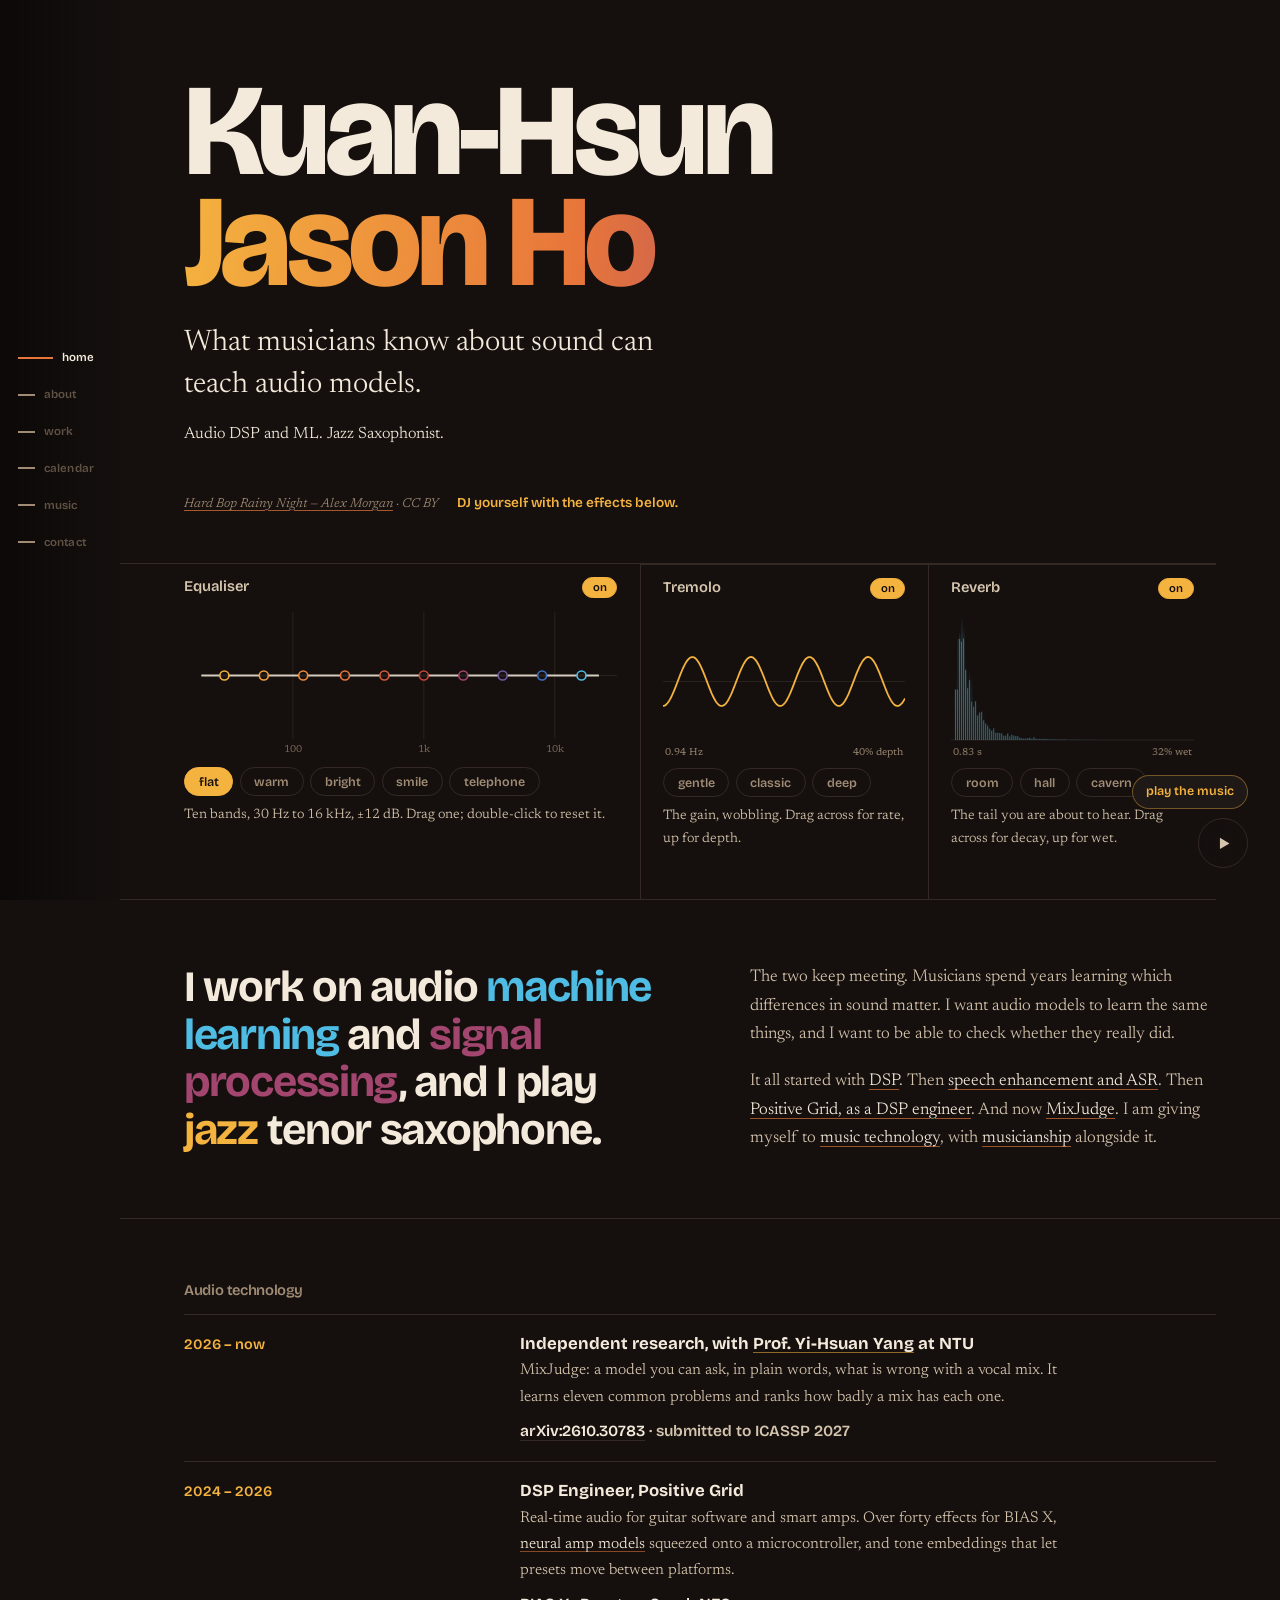
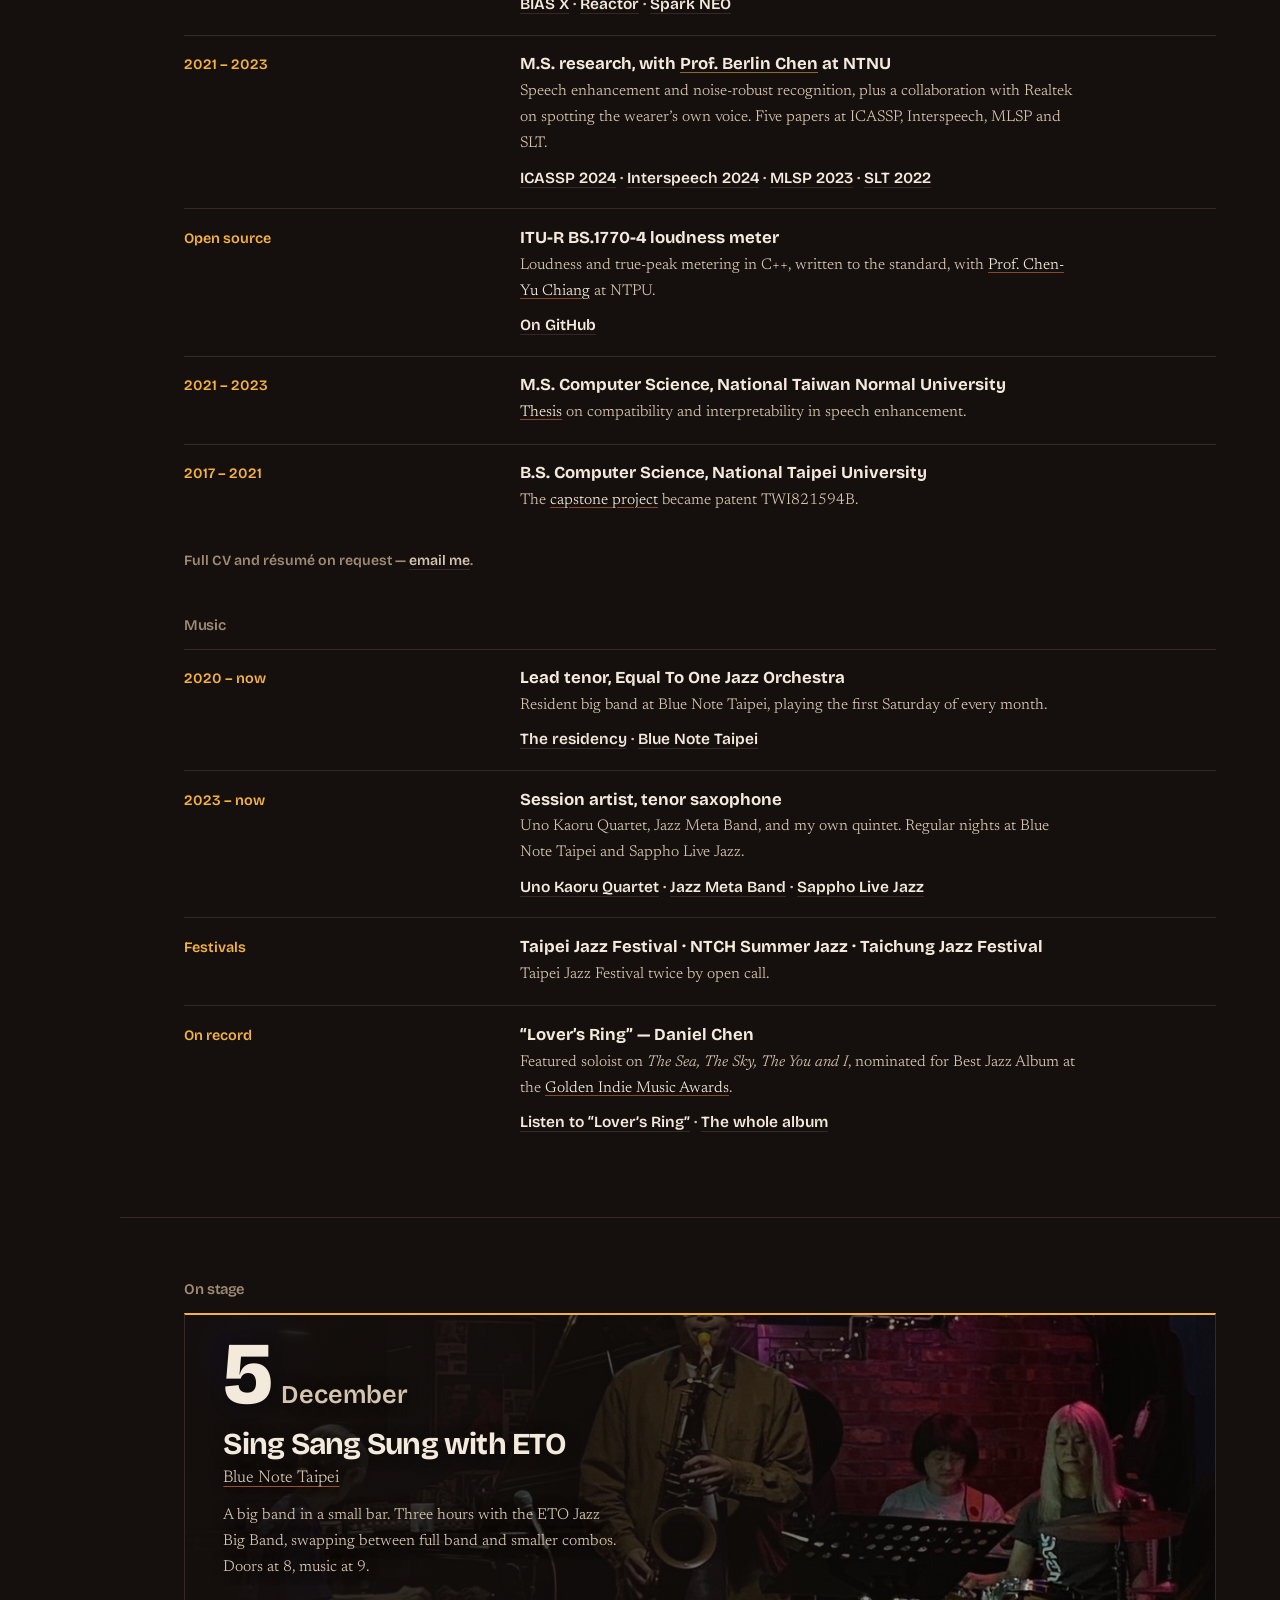
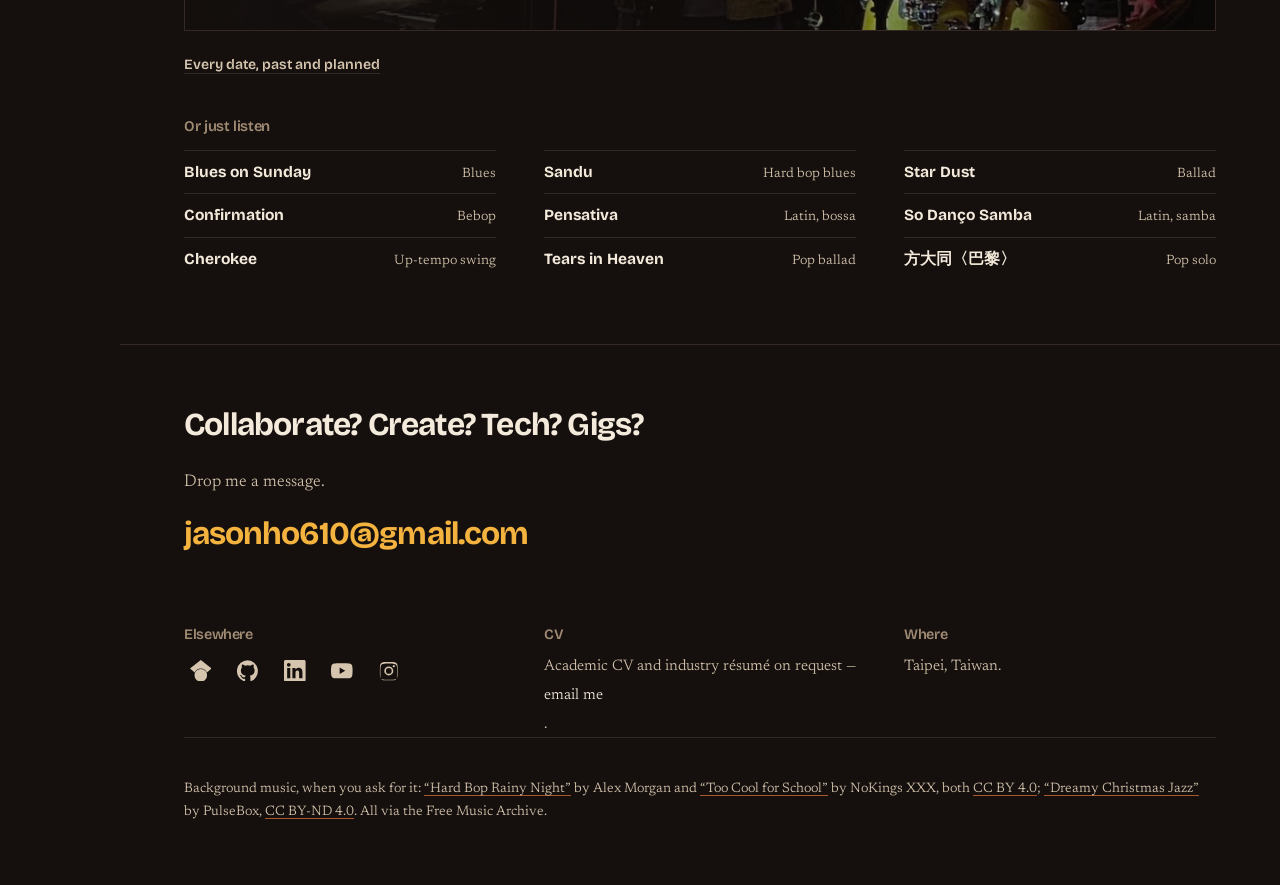
<file: index.html>
<!DOCTYPE html>
<html lang="en">
<head>
<meta charset="utf-8">
<meta name="viewport" content="width=device-width, initial-scale=1">
<title>Kuan-Hsun (Jason) Ho</title>
<meta name="description" content="Kuan-Hsun (Jason) Ho — audio DSP and machine learning in Taipei, and a tenor saxophone most weekends.">
<meta property="og:title" content="Kuan-Hsun (Jason) Ho">
<meta property="og:description" content="Audio DSP and machine learning, with the ear of a working jazz musician.">
<meta property="og:type" content="website">
<meta property="og:url" content="https://jasonho610.github.io/">
<link rel="icon" href="data:image/svg+xml,<svg xmlns='http://www.w3.org/2000/svg' viewBox='0 0 32 32'><text y='26' font-size='26'>🎷</text></svg>">
<link rel="preconnect" href="https://fonts.googleapis.com">
<link rel="preconnect" href="https://fonts.gstatic.com" crossorigin>
<link href="https://fonts.googleapis.com/css2?family=Bricolage+Grotesque:opsz,wght@12..96,600;12..96,700;12..96,800&family=Newsreader:ital,opsz,wght@0,6..72,300;0,6..72,400;0,6..72,600;1,6..72,300;1,6..72,400&display=swap" rel="stylesheet">
<link rel="stylesheet" href="assets/css/site.css?v=80">
</head>
<body>

<nav class="rail" data-nav aria-label="Sections">
  <a href="#home"     style="--tick:var(--band-2)"><span class="rail-label">home</span></a>
  <a href="#about"    style="--tick:var(--band-5)"><span class="rail-label">about</span></a>
  <a href="#work"     style="--tick:var(--band-4)"><span class="rail-label">work</span></a>
  <a href="#calendar" style="--tick:var(--band-6)"><span class="rail-label">calendar</span></a>
  <a href="#music"    style="--tick:var(--band-1)"><span class="rail-label">music</span></a>
  <a href="#contact"  style="--tick:var(--band-3)"><span class="rail-label">contact</span></a>
</nav>

<div class="page">
<nav class="topbar" data-nav aria-label="Sections">
  <a href="#home">home</a>
  <a href="#about">about</a>
  <a href="#work">work</a>
  <a href="#calendar">calendar</a>
  <a href="#music">music</a>
  <a href="#contact">contact</a>
</nav>

<header class="hero" id="home">
  <div class="wrap">
    <h1 class="hero-name">
      <span class="given">Kuan-Hsun</span>
      <span class="family">Jason Ho</span>
    </h1>
    <p class="hero-line">What musicians know about sound can teach audio models.</p>
    <p class="hero-sub">Audio DSP and ML. Jazz Saxophonist.</p>

    <div class="hero-controls">
      <span class="now-playing"></span>
      <span class="dj-hint">DJ yourself with the effects below.</span>
    </div>
  </div>

  <div class="rack">
    <section class="unit unit-eq">
      <header class="unit-head">
        <h2>Equaliser</h2>
        <button type="button" class="bypass" data-bypass="eq" aria-pressed="true">on</button>
      </header>
      <div class="graphic">
        <canvas id="eq" aria-label="Ten-band equaliser. Drag a band to boost or cut it."></canvas>
      </div>
      <div class="presets">
        <button type="button" data-preset="flat" data-unit="eq" data-choice="flat" class="is-on">flat</button>
        <button type="button" data-preset="warm" data-unit="eq" data-choice="warm">warm</button>
        <button type="button" data-preset="bright" data-unit="eq" data-choice="bright">bright</button>
        <button type="button" data-preset="smile" data-unit="eq" data-choice="smile">smile</button>
        <button type="button" data-preset="telephone" data-unit="eq" data-choice="telephone">telephone</button>
      </div>
      <p class="unit-hint">Ten bands, 30 Hz to 16 kHz, ±12 dB. Drag one; double-click to reset it.</p>
    </section>

    <section class="unit unit-trem">
      <header class="unit-head">
        <h2>Tremolo</h2>
        <button type="button" class="bypass" data-bypass="trem" aria-pressed="true">on</button>
      </header>
      <div class="graphic">
        <canvas id="trem" aria-label="Tremolo. Drag across for rate, up for depth."></canvas>
      </div>
      <div class="presets">
        <button type="button" data-unit="trem" data-choice="gentle">gentle</button>
        <button type="button" data-unit="trem" data-choice="classic">classic</button>
        <button type="button" data-unit="trem" data-choice="deep">deep</button>
      </div>
      <p class="unit-hint">The gain, wobbling. Drag across for rate, up for depth.</p>
    </section>

    <section class="unit unit-verb">
      <header class="unit-head">
        <h2>Reverb</h2>
        <button type="button" class="bypass" data-bypass="verb" aria-pressed="true">on</button>
      </header>
      <div class="graphic">
        <canvas id="verb" aria-label="Reverb. Drag across for decay, up for wet mix."></canvas>
      </div>
      <div class="presets">
        <button type="button" data-unit="verb" data-choice="room">room</button>
        <button type="button" data-unit="verb" data-choice="hall">hall</button>
        <button type="button" data-unit="verb" data-choice="cavern">cavern</button>
      </div>
      <p class="unit-hint">The tail you are about to hear. Drag across for decay, up for wet.</p>
    </section>
  </div>
</header>

<main>

<section id="about" class="wrap">
  <div class="about-grid">
  <p class="statement">I work on audio <span class="hl hl-ml">machine learning</span> and <span class="hl hl-dsp">signal processing</span>, and I play <span class="hl hl-jazz">jazz</span> tenor saxophone.</p>
  <div class="statement-body">
    <p>The two keep meeting. Musicians spend years learning which differences in sound matter. I want audio models to learn the same things, and I want to be able to check whether they really did.</p>
    <p>It all started with <a href="https://github.com/jasonho610/ITU-R_BS.1770-4_cpp">DSP</a>. Then <a href="https://scholar.google.com/citations?user=vCi98osAAAAJ">speech enhancement and ASR</a>. Then <a href="https://www.linkedin.com/in/kuan-hsun-ho">Positive Grid, as a DSP engineer</a>. And now <a href="https://arxiv.org/abs/2610.30783">MixJudge</a>. I am giving myself to <a href="#work">music technology</a>, with <a href="calendar.html">musicianship</a> alongside it.</p>
  </div>
  </div>
</section>

<section id="work" class="wrap">
  <div class="experience">
    <h3>Audio technology</h3>
    <ul>
      <li>
        <span class="exp-when">2026 – now</span>
        <div>
          <h4>Independent research, with <a href="https://www.ee.ntu.edu.tw/profile1.php?id=1090726">Prof. Yi-Hsuan Yang</a> at NTU</h4>
          <p>MixJudge: a model you can ask, in plain words, what is wrong with a vocal mix. It learns eleven common problems and ranks how badly a mix has each one.</p>
          <p class="exp-links"><a href="https://arxiv.org/abs/2610.30783">arXiv:2610.30783</a> · submitted to ICASSP 2027</p>
        </div>
      </li>
      <li>
        <span class="exp-when">2024 – 2026</span>
        <div>
          <h4>DSP Engineer, Positive Grid</h4>
          <p>Real-time audio for guitar software and smart amps. Over forty effects for BIAS X, <a href="https://www.neuralampmodeler.com/">neural amp models</a> squeezed onto a microcontroller, and tone embeddings that let presets move between platforms.</p>
          <p class="exp-links"><a href="https://www.positivegrid.com/pages/bias-x#specs">BIAS X</a> · <a href="https://www.positivegrid.com/pages/reactor">Reactor</a> · <a href="https://www.positivegrid.com/pages/spark-neo">Spark NEO</a></p>
        </div>
      </li>
      <li>
        <span class="exp-when">2021 – 2023</span>
        <div>
          <h4>M.S. research, with <a href="https://sites.google.com/site/berlinchenatntnu/home">Prof. Berlin Chen</a> at NTNU</h4>
          <p>Speech enhancement and noise-robust recognition, plus a collaboration with Realtek on spotting the wearer’s own voice. Five papers at ICASSP, Interspeech, MLSP and SLT.</p>
          <p class="exp-links"><a href="https://doi.org/10.1109/ICASSP48485.2024.10445878">ICASSP 2024</a> · <a href="https://doi.org/10.21437/Interspeech.2024-365">Interspeech 2024</a> · <a href="https://doi.org/10.1109/MLSP55844.2023.10285948">MLSP 2023</a> · <a href="https://doi.org/10.1109/SLT54892.2023.10023439">SLT 2022</a></p>
        </div>
      </li>
      <li>
        <span class="exp-when">Open source</span>
        <div>
          <h4>ITU-R BS.1770-4 loudness meter</h4>
          <p>Loudness and true-peak metering in C++, written to the standard, with <a href="https://web.ntpu.edu.tw/~cychiang/">Prof. Chen-Yu Chiang</a> at NTPU.</p>
          <p class="exp-links"><a href="https://github.com/jasonho610/ITU-R_BS.1770-4_cpp">On GitHub</a></p>
        </div>
      </li>
      <li>
        <span class="exp-when">2021 – 2023</span>
        <div>
          <h4>M.S. Computer Science, National Taiwan Normal University</h4>
          <p><a href="https://etds.lib.ntnu.edu.tw/thesis/detail/cdb31cb1b13a45d84a86199e64c51f0c/">Thesis</a> on compatibility and interpretability in speech enhancement.</p>
        </div>
      </li>
      <li>
        <span class="exp-when">2017 – 2021</span>
        <div>
          <h4>B.S. Computer Science, National Taipei University</h4>
          <p>The <a href="https://www.csie.ntpu.edu.tw/pages_detail/1933">capstone project</a> became patent TWI821594B.</p>
        </div>
      </li>
    </ul>
    <p class="more">Full CV and résumé on request — <a href="mailto:jasonho610@gmail.com?subject=CV%20request">email me</a>.</p>

    <h3 class="exp-second">Music</h3>
    <ul>
      <li>
        <span class="exp-when">2020 – now</span>
        <div>
          <h4>Lead tenor, Equal To One Jazz Orchestra</h4>
          <p>Resident big band at Blue Note Taipei, playing the first Saturday of every month.</p>
          <p class="exp-links"><a href="https://www.bluenotetaipei.com/events/tai-bei-lan-diao-shou-zhou-zhou-liu-te-yan-xiao-jiu-guan-li-de-da-le-tuan-8">The residency</a> · <a href="https://www.bluenotetaipei.com/venue">Blue Note Taipei</a></p>
        </div>
      </li>
      <li>
        <span class="exp-when">2023 – now</span>
        <div>
          <h4>Session artist, tenor saxophone</h4>
          <p>Uno Kaoru Quartet, Jazz Meta Band, and my own quintet. Regular nights at Blue Note Taipei and Sappho Live Jazz.</p>
          <p class="exp-links"><a href="https://www.bluenotetaipei.com/events/tai-bei-lan-diao-zhou-liu-te-yan-wu-ye-xun-si-zhong-zou-2026-11-14-21-30">Uno Kaoru Quartet</a> · <a href="https://www.bluenotetaipei.com/events/tai-bei-lan-diao-zhou-wu-te-yan-bian-xing-chong-jue-shi-le-tuan-2026-11-13-21-30">Jazz Meta Band</a> · <a href="https://www.sappholive.com/">Sappho Live Jazz</a></p>
        </div>
      </li>
      <li>
        <span class="exp-when">Festivals</span>
        <div>
          <h4>Taipei Jazz Festival · NTCH Summer Jazz · Taichung Jazz Festival</h4>
          <p>Taipei Jazz Festival twice by open call.</p>
        </div>
      </li>
      <li>
        <span class="exp-when">On record</span>
        <div>
          <h4>“Lover’s Ring” — Daniel Chen</h4>
          <p>Featured soloist on <em>The Sea, The Sky, The You and I</em>, nominated for Best Jazz Album at the <a href="https://www.bamid.gov.tw/News_Content.aspx?n=3548&amp;s=243448">Golden Indie Music Awards</a>.</p>
          <p class="exp-links"><a href="https://www.youtube.com/watch?v=x-SSC1PWwac">Listen to “Lover’s Ring”</a> · <a href="https://youtube.com/playlist?list=PL3nLPO4Yq7kbm4WJv8oV7LjJ6uVndO4-8">The whole album</a></p>
        </div>
      </li>
    </ul>
  </div>

</section>

<section id="calendar" class="wrap">
  <div class="onstage">
    <h3>On stage</h3>
    <div id="next-up"></div>
    <p class="more"><a href="calendar.html">Every date, past and planned</a></p>
  </div>
</section>

<section id="music" class="wrap">
  <div class="picks listen-list">
    <h3>Or just listen</h3>
    <ul>
      <li><a href="https://youtu.be/WqYekGSZDcw?t=100"><strong>Blues on Sunday</strong></a><span>Blues</span></li>
      <li><a href="https://youtu.be/xUiDcbsulNI?t=2976"><strong>Sandu</strong></a><span>Hard bop blues</span></li>
      <li><a href="https://youtu.be/fphZZk6QfQE?t=296"><strong>Star Dust</strong></a><span>Ballad</span></li>
      <li><a href="https://youtu.be/7jYHTUNpsXY?t=992"><strong>Confirmation</strong></a><span>Bebop</span></li>
      <li><a href="https://youtu.be/Swaf4S_65Fg?t=3363"><strong>Pensativa</strong></a><span>Latin, bossa</span></li>
      <li><a href="https://youtu.be/7jYHTUNpsXY"><strong>So Danço Samba</strong></a><span>Latin, samba</span></li>
      <li><a href="https://youtu.be/xUiDcbsulNI?t=5402"><strong>Cherokee</strong></a><span>Up-tempo swing</span></li>
      <li><a href="https://youtu.be/WqYekGSZDcw?t=3357"><strong>Tears in Heaven</strong></a><span>Pop ballad</span></li>
      <li><a href="https://youtu.be/CZSFgW2ZZ3w"><strong>方大同〈巴黎〉</strong></a><span>Pop solo</span></li>
    </ul>
  </div>

</section>

<section id="contact" class="wrap">
  <div class="section-head"><h2 class="contact-head">Collaborate? Create? Tech? Gigs?</h2></div>
  <p class="contact-lead">Drop me a message.</p>
  <a class="big-mail" href="mailto:jasonho610@gmail.com">jasonho610@gmail.com</a>

  <div class="contact-grid">
    <div>
      <h3>Elsewhere</h3>
      <div class="social">
        <a href="https://scholar.google.com/citations?user=vCi98osAAAAJ" aria-label="Google Scholar" title="Google Scholar">
          <svg viewBox="0 0 24 24" aria-hidden="true"><path d="M5.242 13.769 0 9.5 12 0l12 9.5-5.242 4.269C17.548 11.249 14.978 9.5 12 9.5c-2.977 0-5.548 1.748-6.758 4.269zM12 10a7 7 0 1 0 0 14 7 7 0 0 0 0-14z"/></svg>
        </a>
        <a href="https://github.com/jasonho610" aria-label="GitHub" title="GitHub">
          <svg viewBox="0 0 24 24" aria-hidden="true"><path d="M12 .3a12 12 0 0 0-3.8 23.4c.6.1.8-.3.8-.6v-2.2c-3.3.7-4-1.6-4-1.6-.6-1.4-1.4-1.8-1.4-1.8-1.1-.7.1-.7.1-.7 1.2.1 1.8 1.2 1.8 1.2 1.1 1.8 2.8 1.3 3.5 1 .1-.8.4-1.3.8-1.6-2.7-.3-5.5-1.3-5.5-5.9 0-1.3.5-2.4 1.2-3.2-.1-.3-.5-1.5.1-3.2 0 0 1-.3 3.3 1.2a11.5 11.5 0 0 1 6 0C17.3 4.7 18.3 5 18.3 5c.6 1.7.2 2.9.1 3.2.8.8 1.2 1.9 1.2 3.2 0 4.6-2.8 5.6-5.5 5.9.4.4.8 1.1.8 2.2v3.3c0 .3.2.7.8.6A12 12 0 0 0 12 .3Z"/></svg>
        </a>
        <a href="https://www.linkedin.com/in/kuan-hsun-ho" aria-label="LinkedIn" title="LinkedIn">
          <svg viewBox="0 0 24 24" aria-hidden="true"><path d="M20.4 20.4h-3.6v-5.6c0-1.3 0-3-1.9-3s-2.1 1.4-2.1 2.9v5.7H9.3V9h3.4v1.6h.1a3.8 3.8 0 0 1 3.4-1.9c3.6 0 4.3 2.4 4.3 5.5v6.2ZM5.3 7.4a2.1 2.1 0 1 1 0-4.2 2.1 2.1 0 0 1 0 4.2ZM7 20.4H3.5V9H7v11.4ZM22.2 0H1.8C.8 0 0 .8 0 1.7v20.6c0 .9.8 1.7 1.8 1.7h20.4c1 0 1.8-.8 1.8-1.7V1.7c0-.9-.8-1.7-1.8-1.7Z"/></svg>
        </a>
        <a href="https://www.youtube.com/@jasonho610" aria-label="YouTube" title="YouTube">
          <svg viewBox="0 0 24 24" aria-hidden="true"><path d="M23.5 6.2a3 3 0 0 0-2.1-2.1C19.5 3.6 12 3.6 12 3.6s-7.5 0-9.4.5A3 3 0 0 0 .5 6.2 31 31 0 0 0 0 12a31 31 0 0 0 .5 5.8 3 3 0 0 0 2.1 2.1c1.9.5 9.4.5 9.4.5s7.5 0 9.4-.5a3 3 0 0 0 2.1-2.1A31 31 0 0 0 24 12a31 31 0 0 0-.5-5.8ZM9.6 15.6V8.4l6.3 3.6-6.3 3.6Z"/></svg>
        </a>
        <a href="https://www.instagram.com/jasonho610/" aria-label="Instagram" title="Instagram">
          <svg viewBox="0 0 24 24" aria-hidden="true"><path d="M12 2.2c3.2 0 3.6 0 4.9.1 1.2.1 1.8.2 2.2.4.6.2 1 .5 1.4.9.4.4.7.8.9 1.4.2.4.3 1 .4 2.2.1 1.3.1 1.7.1 4.9s0 3.6-.1 4.9c-.1 1.2-.2 1.8-.4 2.2a3.9 3.9 0 0 1-2.3 2.3c-.4.2-1 .3-2.2.4-1.3.1-1.7.1-4.9.1s-3.6 0-4.9-.1c-1.2-.1-1.8-.2-2.2-.4a3.9 3.9 0 0 1-2.3-2.3c-.2-.4-.3-1-.4-2.2-.1-1.3-.1-1.7-.1-4.9s0-3.6.1-4.9c.1-1.2.2-1.8.4-2.2.2-.6.5-1 .9-1.4.4-.4.8-.7 1.4-.9.4-.2 1-.3 2.2-.4 1.3-.1 1.7-.1 4.9-.1Zm0 1.8c-3.1 0-3.5 0-4.7.1-1.1.1-1.7.2-2.1.4-.5.2-.9.4-1.2.8-.4.3-.6.7-.8 1.2-.2.4-.3 1-.4 2.1-.1 1.2-.1 1.6-.1 4.7s0 3.5.1 4.7c.1 1.1.2 1.7.4 2.1.2.5.4.9.8 1.2.3.4.7.6 1.2.8.4.2 1 .3 2.1.4 1.2.1 1.6.1 4.7.1s3.5 0 4.7-.1c1.1-.1 1.7-.2 2.1-.4.5-.2.9-.4 1.2-.8.4-.3.6-.7.8-1.2.2-.4.3-1 .4-2.1.1-1.2.1-1.6.1-4.7s0-3.5-.1-4.7c-.1-1.1-.2-1.7-.4-2.1a3.3 3.3 0 0 0-2-2c-.4-.2-1-.3-2.1-.4-1.2-.1-1.6-.1-4.7-.1Zm0 3.1a5 5 0 1 1 0 10 5 5 0 0 1 0-10Zm0 1.8a3.2 3.2 0 1 0 0 6.4 3.2 3.2 0 0 0 0-6.4Zm5.2-3.2a1.2 1.2 0 1 1 0 2.3 1.2 1.2 0 0 1 0-2.3Z"/></svg>
        </a>
      </div>
    </div>
    <div>
      <h3>CV</h3>
      <p class="plain">Academic CV and industry résumé on request — <a href="mailto:jasonho610@gmail.com?subject=CV%20request">email me</a>.</p>
    </div>
    <div>
      <h3>Where</h3>
      <p class="plain">Taipei, Taiwan.</p>
    </div>
  </div>

  <footer>
    <p class="credit">Background music, when you ask for it: <a href="https://freemusicarchive.org/music/alex-morgan/moods-atmospheres-vol-4/hard-bop-rainy-night-bright-late-session/">“Hard Bop Rainy Night”</a> by Alex Morgan and <a href="https://freemusicarchive.org/music/nokings-xxx/too-cool-for-school/too-cool-for-school/">“Too Cool for School”</a> by NoKings XXX, both <a href="https://creativecommons.org/licenses/by/4.0/">CC BY 4.0</a>; <a href="https://freemusicarchive.org/music/pulsebox/christmas-jazz-music/dreamy-christmas-jazz/">“Dreamy Christmas Jazz”</a> by PulseBox, <a href="https://creativecommons.org/licenses/by-nd/4.0/">CC BY-ND 4.0</a>. All via the Free Music Archive.</p>
  </footer>
</section>

</main>
</div>


<script src="assets/js/events.js?v=80"></script>
<script src="assets/js/calendar.js?v=80"></script>
<script src="assets/js/fx.js?v=80"></script>
<script src="assets/js/stage.js?v=80"></script>
</body>
</html>
</file>
<file: assets/css/site.css>
/* Kuan-Hsun (Jason) Ho — personal site
   Concept: the page is a spectrum. Colour encodes frequency band and topic. */

:root {
  /* Taken off the bandstand at Blue Note Taipei: warm black, fairy-light amber,
     brick red, and the blue of the neon sign. */
  --stage:        #15100E;
  --stage-lift:   #201917;
  --stage-deep:   #0C0908;
  --line:         #352925;

  --light:        #F4EADB;
  --dim:          #D6C5AE;
  --faint:        #A08B74;

  /* the spectrum ramp, warm to cool, the way the room is lit */
  --band-1: #F4B23F;   /* fairy lights  — music, mixing, gigs */
  --band-2: #E8763A;   /* warm orange   — links and accents */
  --band-3: #C8453C;   /* brick red     — releases */
  --band-4: #A3466F;   /* stage wash    — systems, embedded */
  --band-5: #3F6FC4;
  --band-6: #4FBCE4;   /* neon sign     — speech, conferences */

  --music:   var(--band-1);
  --systems: var(--band-4);
  --speech:  var(--band-6);

  --display: "Bricolage Grotesque", "Helvetica Neue", sans-serif;
  --read:    "Newsreader", Georgia, serif;

  --rail: 7.5rem;
  --gutter: clamp(1.25rem, 5vw, 5rem);
  --measure: 62ch;
}

*, *::before, *::after { box-sizing: border-box; }

html { -webkit-text-size-adjust: 100%; scroll-behavior: smooth; }
@media (prefers-reduced-motion: reduce) { html { scroll-behavior: auto; } }

body {
  margin: 0;
  background: var(--stage);
  color: var(--light);
  font-family: var(--read);
  font-size: 1.0625rem;
  font-weight: 350;
  line-height: 1.68;
  font-optical-sizing: auto;
  -webkit-font-smoothing: antialiased;
}

::selection { background: var(--band-2); color: #fff; }

a { color: inherit; text-decoration-color: color-mix(in oklab, var(--band-2) 70%, transparent); text-underline-offset: 0.22em; text-decoration-thickness: 1px; }
a:hover { text-decoration-color: var(--band-2); color: #fff; }
a:focus-visible, button:focus-visible { outline: 2px solid var(--band-6); outline-offset: 3px; border-radius: 2px; }

h1, h2, h3, .display { font-family: var(--display); font-weight: 700; letter-spacing: -0.025em; line-height: 1.02; margin: 0; }

p { margin: 0 0 1.1em; max-width: var(--measure); }
p:last-child { margin-bottom: 0; }

.wrap { padding-inline: var(--gutter); }

/* ─── frequency rail (navigation) ─────────────────────────────── */
.rail {
  position: fixed; inset: 0 auto 0 0; width: var(--rail); z-index: 40;
  display: flex; flex-direction: column; justify-content: center; gap: 0.1rem;
  padding-block: 2rem;
  background: linear-gradient(90deg, var(--stage-deep), transparent);
}
.rail a {
  display: flex; align-items: center; gap: 0.55rem;
  padding: 0.5rem 0 0.5rem 1.1rem;
  font-family: var(--display); font-size: 0.72rem; font-weight: 600;
  letter-spacing: 0.01em; color: var(--faint); text-decoration: none;
  transition: color .22s ease;
}
.rail a::before {
  content: ""; width: 1.1rem; height: 2px; background: currentColor;
  transition: width .22s ease, background .22s ease;
}
.rail a:hover, .rail a.is-active { color: var(--light); }
.rail a:hover::before, .rail a.is-active::before { width: 2.2rem; background: var(--tick, var(--band-2)); }
.rail-label { opacity: .55; transition: opacity .22s ease; }
.rail a:hover .rail-label, .rail a.is-active .rail-label { opacity: 1; }

.topbar { display: none; }

/* ─── page frame ──────────────────────────────────────────────── */
.page { margin-left: var(--rail); }

section { padding-block: clamp(2.6rem, 5vw, 4.2rem); }
section + section { border-top: 1px solid var(--line); }
section:last-of-type { padding-bottom: clamp(2rem, 4vw, 3rem); }
/* .experience, .onstage and .picks each carry a top margin from when they
   shared one section. Opening a section, the padding already does that work
   and the two stack into a gap twice the size it should be. */
section > .experience:first-child,
section > .onstage:first-child,
section > .picks:first-child { margin-top: 0; }
/* the listening list belongs with the gig card rather than opening a chapter
   of its own, so no rule between them and the old gap is kept */
#calendar { padding-bottom: 0; }
#music { border-top: 0; padding-top: clamp(1.8rem, 3.5vw, 2.6rem); }

.section-head { display: flex; align-items: baseline; gap: 1rem; margin-bottom: 1.7rem; flex-wrap: wrap; }
.section-head h2 { font-size: clamp(1.9rem, 4.2vw, 3.1rem); }
.section-note { font-size: 0.95rem; color: var(--dim); font-style: italic; }

/* ─── hero ────────────────────────────────────────────────────── */
.hero {
  position: relative; min-height: 100svh;
  display: flex; flex-direction: column;
  padding-block: 0; border-top: 0;
}
.hero > .wrap { flex: 1; display: flex; flex-direction: column; justify-content: center; padding-block: 3rem 1.25rem; }
.hero-name {
  font-size: clamp(2.9rem, 10.2vw, 9rem);
  font-weight: 800; line-height: 0.85; letter-spacing: -0.04em;
  margin-bottom: 1.6rem;
}
.hero-name .given { display: block; color: var(--light); }
.hero-name .family {
  display: block;
  background: linear-gradient(96deg, var(--band-1), var(--band-2) 38%, var(--band-4) 68%, var(--band-6));
  -webkit-background-clip: text; background-clip: text; color: transparent;
}
.hero-line {
  font-size: clamp(1.25rem, 2.4vw, 1.85rem); line-height: 1.4;
  max-width: 30ch; color: var(--light); margin-bottom: 0.9rem;
}
.hero-sub { color: var(--light); max-width: 54ch; font-size: 1.02rem; }

.hero-canvas-wrap { position: relative; }
.hero-controls {
  display: flex; align-items: baseline; gap: 0.5rem 1.1rem; flex-wrap: wrap;
  margin-top: 1.6rem;
}
.listen {
  font-family: var(--display); font-size: 0.9rem; font-weight: 600;
  color: var(--light); background: rgba(19,11,34,.72);
  border: 1px solid var(--line); border-radius: 999px;
  padding: 0.6rem 1.15rem; cursor: pointer; min-width: 13rem;
  display: inline-flex; align-items: center; gap: 0.6rem;
  transition: border-color .2s ease, color .2s ease;
}
.transport:hover { border-color: var(--band-2); }
.transport .dot { width: 8px; height: 8px; border-radius: 50%; background: var(--band-2); }
.transport.is-playing .dot { background: var(--band-6); animation: pulse 1.1s ease-in-out infinite; }
@keyframes pulse { 50% { opacity: .25; } }
@media (prefers-reduced-motion: reduce) { .transport.is-playing .dot { animation: none; } }

/* ─── the statement ──────────────────────────────────────────── */
.about-grid {
  display: grid; grid-template-columns: minmax(0, 1.05fr) minmax(0, 1fr);
  gap: clamp(2rem, 6vw, 5rem); align-items: start;
}
.statement {
  font-family: var(--display); font-weight: 700;
  font-size: clamp(1.6rem, 3.5vw, 2.7rem); line-height: 1.1; letter-spacing: -0.03em;
  max-width: 24ch; margin: 0;
}
.statement-body p { color: var(--dim); max-width: 56ch; }

.lead { font-size: clamp(1.2rem, 2vw, 1.5rem); line-height: 1.55; max-width: 44ch; color: var(--light); }

/* ─── three strands ───────────────────────────────────────────── */
.strands { display: grid; grid-template-columns: repeat(3, minmax(0, 1fr)); gap: clamp(1.6rem, 4vw, 3.5rem); }
.strands article { border-top: 2px solid var(--tone); padding-top: 1.1rem; }
.strands h2 { font-size: clamp(1.25rem, 2.1vw, 1.7rem); margin-bottom: 0.6rem; }
.strands p { color: var(--dim); font-size: 1rem; max-width: 42ch; }

/* ─── a short list of links worth following ───────────────────── */
.picks { margin-top: clamp(2rem, 4vw, 3rem); }
.picks h3 { font-family: var(--display); font-size: 0.92rem; font-weight: 600; color: var(--faint); margin: 0 0 1rem; }
.picks ul { list-style: none; margin: 0; padding: 0; }
.picks li {
  display: grid; grid-template-columns: 19rem minmax(0, 1fr); gap: 0.3rem 2rem;
  padding: 1.05rem 0; border-top: 1px solid var(--line); align-items: baseline;
}
.picks a { font-family: var(--display); font-weight: 700; font-size: 1.08rem; text-decoration: none; }
.picks a:hover { color: var(--band-2); }
.picks span { color: var(--dim); font-size: 0.98rem; }

.plain { font-size: 0.95rem; color: var(--dim); margin: 0; }

/* ─── on stage (front page) — rendered from the same data as the calendar ─ */
.onstage { margin-top: clamp(2rem, 4vw, 3rem); }
.onstage .next-label { display: none; }   /* the block is already labelled "On stage" */
.listen-list { margin-top: clamp(1.8rem, 3.5vw, 2.6rem); }
.listen-list ul { display: grid; grid-template-columns: repeat(auto-fit, minmax(17rem, 1fr)); gap: 0 clamp(1.5rem, 4vw, 3rem); }
.listen-list li {
  grid-template-columns: minmax(0, 1fr) auto;
  gap: 0 1rem; padding: 0.5rem 0; align-items: baseline;
}
.listen-list a { font-size: 0.97rem; }
.listen-list span { font-size: 0.84rem; color: var(--dim); white-space: nowrap; }
.onstage .next {
  margin-bottom: 0;padding-top: 1.3rem; }
.onstage h3,
.picks h3 { font-family: var(--display); font-size: 0.92rem; font-weight: 600; color: var(--faint); margin: 0 0 1rem; }
.onstage .more { margin-top: 1.4rem; font-family: var(--display); font-size: 0.88rem; font-weight: 600; }
.onstage .more a { color: var(--dim); text-decoration: none; border-bottom: 1px solid var(--line); }
.onstage .more a:hover { color: var(--light); border-bottom-color: var(--band-1); }

/* a renderer may report an empty list */
.empty { color: var(--dim); font-style: italic; max-width: var(--measure); }

/* ─── contact / footer ────────────────────────────────────────── */
.contact-grid { display: grid; grid-template-columns: repeat(auto-fit, minmax(14rem, 1fr)); gap: 2rem 3rem; margin-top: 2rem; }
.contact-grid h3 { font-size: 0.9rem; color: var(--faint); font-weight: 600; margin-bottom: 0.7rem; }
.contact-grid a { display: block; padding: 0.2rem 0; color: var(--light); text-decoration: none; }
.contact-grid a:hover { color: var(--band-2); }
.big-mail {
  font-family: var(--display); font-weight: 700;
  font-size: clamp(1.5rem, 2.6vw, 2rem); letter-spacing: -0.03em;
  text-decoration: none; display: inline-block; margin-bottom: 2.2rem;
  word-break: break-word; color: var(--band-1);
}
.big-mail:hover { color: var(--light); }

footer { padding: 2.5rem 0 0; border-top: 1px solid var(--line); color: var(--dim); font-size: 0.85rem; }
footer p { max-width: none; }
footer .credit { margin-bottom: 0.8rem; }

/* ─── responsive ──────────────────────────────────────────────── */
@media (max-width: 900px) {
  .rail { display: none; }
  .page { margin-left: 0; }
  .topbar {
    display: flex; gap: 1.3rem; overflow-x: auto; scrollbar-width: none;
    position: sticky; top: 0; z-index: 40;
    padding: 0.85rem var(--gutter);
    background: color-mix(in oklab, var(--stage) 88%, transparent);
    backdrop-filter: blur(10px); border-bottom: 1px solid var(--line);
    font-family: var(--display); font-size: 0.82rem; font-weight: 600;
  }
  .topbar::-webkit-scrollbar { display: none; }
  .topbar a { color: var(--dim); text-decoration: none; white-space: nowrap; }
  .topbar a.is-active { color: var(--light); }
  .hero { min-height: 92svh; padding-top: 3rem; }
  .about-grid { grid-template-columns: 1fr; }
  .strands { grid-template-columns: 1fr; gap: 2rem; }
  .picks li { grid-template-columns: 1fr; }
}

/* ─── calendar ────────────────────────────────────────────────── */
:root {
  --gig:        var(--band-1);
  --conference: var(--band-6);
  --release:    var(--band-4);
}
.kind-gig        { --tone: var(--gig); }
.kind-conference { --tone: var(--conference); }
.kind-release    { --tone: var(--release); }

.cal { padding-block: clamp(2.2rem, 4.5vw, 3.6rem) clamp(2.5rem, 5vw, 4rem); }
.cal-head { margin-bottom: clamp(1.6rem, 3.5vw, 2.4rem); }
.page-title { font-size: clamp(2.1rem, 4.6vw, 3.4rem); margin-bottom: 0.4rem; }

/* the next one up */
.next {
  position: relative;
  border: 1px solid var(--line);
  border-top: 2px solid var(--tone);
  padding: 1.7rem clamp(1.3rem, 3vw, 2.4rem) 2rem;
  min-height: 19rem;
  overflow: hidden;
  display: flex; flex-direction: column; justify-content: flex-end;
}
/* the photographs cycle underneath; two layers crossfade so only one extra
   image is ever in flight. The scrim is a separate layer on top of them. */
.next-bg { position: absolute; inset: 0; z-index: 0; background: var(--stage-deep); }
.next-bg i {
  position: absolute; inset: 0; opacity: 0;
  background-size: cover; background-position: 50% 50%;
  transition: opacity 1.4s ease;
}
.next-bg i.on { opacity: 1; }
.next::after {
  content: ''; position: absolute; inset: 0; z-index: 1; pointer-events: none;
  background-image: linear-gradient(97deg,
    color-mix(in oklab, var(--stage) 93%, transparent) 0%,
    color-mix(in oklab, var(--stage) 76%, transparent) 32%,
    color-mix(in oklab, var(--stage) 52%, transparent) 62%,
    color-mix(in oklab, var(--stage) 22%, transparent) 86%,
    color-mix(in oklab, var(--stage) 48%, transparent) 100%);
}
@media (prefers-reduced-motion: reduce) { .next-bg i { transition: none; } }
/* the photo stack and the snow canvas keep their own absolute positioning —
   this rule is more specific than theirs, so it has to step around them */
.next > *:not(.next-bg):not(.snow) { max-width: 44ch; position: relative; text-shadow: 0 1px 14px color-mix(in oklab, var(--stage-deep) 85%, transparent); }
.next-label { font-family: var(--display); font-size: 0.85rem; font-weight: 600; color: var(--tone); margin-bottom: 0.9rem; }
.next-date { display: flex; align-items: baseline; gap: 0.7rem; margin-bottom: 0.7rem; }
.next-date .d { font-family: var(--display); font-weight: 800; font-size: clamp(3rem, 9vw, 5.5rem); line-height: 0.9; letter-spacing: -0.04em; }
.next-date .m { font-family: var(--display); font-weight: 600; font-size: clamp(1.1rem, 2.4vw, 1.6rem); color: var(--dim); }
.next h2 { font-size: clamp(1.35rem, 2.6vw, 1.9rem); margin-bottom: 0.35rem; }
.next .venue { color: var(--dim); margin-bottom: 0.5rem; }
.next .note { color: var(--dim); font-size: 0.98rem; }

/* a year drawn as an axis, like the frequency axis on the front page */
.axes-block { margin: clamp(2rem, 4vw, 3rem) 0 0; }
.axis { display: grid; grid-template-columns: 3.5rem minmax(0, 1fr); align-items: center; gap: 1rem; margin-bottom: 1.6rem; }
.axis-year { font-family: var(--display); font-weight: 700; font-size: 1rem; color: var(--dim); }
.axis-track { position: relative; height: 3rem; border-bottom: 1px solid var(--line); }
.axis-month { position: absolute; bottom: 0; width: 1px; height: 0.45rem; background: var(--line); }
.axis-month-label { position: absolute; top: 0.7rem; left: 0; font-size: 0.68rem; color: var(--faint); font-style: italic; }
.mark {
  position: absolute; bottom: -0.3rem; width: 0.62rem; height: 0.62rem;
  margin-left: -0.31rem; border-radius: 50%;
  background: color-mix(in oklab, var(--tone) 55%, var(--stage));
  border: 1px solid var(--tone);
  transition: transform .18s ease, background .18s ease;
}
.mark:hover, .mark:focus-visible { transform: scale(1.5); background: var(--tone); z-index: 2; }
.mark.is-ahead { background: var(--tone); box-shadow: 0 0 0 4px color-mix(in oklab, var(--tone) 22%, transparent); }
.axis-now { position: absolute; bottom: -0.2rem; top: 0; width: 1px; margin-left: -0.5px; background: var(--light); opacity: .45; }

.legend { display: flex; gap: 1.3rem; flex-wrap: wrap; font-size: 0.85rem; color: var(--faint); font-style: italic; margin: 1rem 0 clamp(1.8rem, 4vw, 2.8rem); }
.legend span { display: inline-flex; align-items: center; gap: 0.45rem; }
.legend i { width: 0.55rem; height: 0.55rem; border-radius: 50%; background: var(--tone); }
.legend-now i { width: 1px; height: 0.8rem; border-radius: 0; background: var(--light); opacity: .6; }

/* the lists */
.cal-list { margin-top: clamp(1.8rem, 4vw, 2.8rem); }
.cal-list h2 { font-size: clamp(1.5rem, 3vw, 2.1rem); margin-bottom: 0.5rem; }
.cal-list .section-note { display: block; margin-bottom: 1.5rem; }

.entries { list-style: none; margin: 1.2rem 0 0; padding: 0; }
.entry {
  display: grid; grid-template-columns: 19rem minmax(0, 1fr);
  gap: 0.4rem 2rem; padding: 1.5rem 0; border-top: 1px solid var(--line);
}
.entry-when { display: flex; flex-direction: column; line-height: 1.2; }
.entry-when .date {
  font-family: var(--display); font-weight: 700; font-size: 1.5rem;
  color: var(--tone); letter-spacing: -0.02em;
}
.entry-when .meta { font-size: 0.82rem; color: var(--faint); font-style: italic; margin-top: 0.2rem; }
.entry-when .repeat { color: var(--tone); opacity: 0.85; }
.poster { display: block; margin-top: 0.9rem; }
.poster img { display: block; width: 100%; max-width: 9.5rem; height: auto; border: 1px solid var(--line); }
.poster:hover img { border-color: var(--tone); }
.entry-body .venue a { color: inherit; text-decoration-color: color-mix(in oklab, var(--band-2) 60%, transparent); }
.entry-body .venue a:hover { color: var(--light); }
.entry-body h3 { font-size: 1.15rem; margin-bottom: 0.25rem; }
.entry-body .venue { color: var(--dim); font-size: 0.98rem; margin-bottom: 0.3rem; }
.entry-body .note { color: var(--dim); font-size: 0.97rem; max-width: 56ch; }
.entry-links { display: flex; flex-wrap: wrap; gap: 0 1.1rem; margin-top: 0.5rem; font-family: var(--display); font-size: 0.85rem; font-weight: 600; }
.entry-links a { color: var(--dim); text-decoration: none; border-bottom: 1px solid var(--line); }
.entry-links a:hover { color: var(--light); border-bottom-color: var(--tone); }
.entry.is-tbc .entry-body h3 { color: var(--dim); }



/* ─── experience ──────────────────────────────────────────────── */
.experience { margin-top: clamp(1.8rem, 3.5vw, 2.8rem); }
.experience h3 { font-family: var(--display); font-size: 0.92rem; font-weight: 600; color: var(--faint); margin: 0 0 1rem; }
.experience ul { list-style: none; margin: 0; padding: 0; }
.experience li {
  display: grid; grid-template-columns: 19rem minmax(0, 1fr);
  gap: 0.3rem 2rem; padding: 1.1rem 0; border-top: 1px solid var(--line);
}
.exp-when { font-family: var(--display); font-weight: 600; font-size: 0.9rem; color: var(--band-1); }
.experience h4 { font-family: var(--display); font-weight: 700; font-size: 1.05rem; margin: 0 0 0.3rem; line-height: 1.25; }
.experience p { color: var(--dim); font-size: 0.97rem; max-width: 62ch; margin: 0; }
.experience h4 a { color: inherit; text-decoration-color: color-mix(in oklab, var(--band-1) 55%, transparent); text-underline-offset: 0.2em; }
.experience h4 a:hover { color: var(--band-1); }
.experience p a { color: var(--light); text-decoration-color: color-mix(in oklab, var(--band-2) 55%, transparent); }
.experience p a:hover { color: var(--band-1); }

.experience .more { margin-top: 1.1rem; font-family: var(--display); font-size: 0.88rem; font-weight: 600; color: var(--faint); }
.experience .more a { color: var(--dim); text-decoration: none; border-bottom: 1px solid var(--line); }
.experience .more a:hover { color: var(--light); border-bottom-color: var(--band-1); }

/* ─── social icons ────────────────────────────────────────────── */
.social { display: flex; gap: 0.9rem; align-items: center; }
.social a { display: inline-flex; padding: 0.35rem; color: var(--dim); }
.social a:hover { color: var(--band-1); }
.social svg { width: 1.35rem; height: 1.35rem; fill: currentColor; display: block; }

/* ─── the EQ across the top ───────────────────────────────────── */
.transport { font-family: var(--display); }
.now-playing { font-size: 0.8rem; color: var(--faint); font-style: italic; }
.now-playing a { color: inherit; }
.exp-links { font-family: var(--display); font-size: 0.82rem; font-weight: 600; color: var(--faint); margin-top: 0.45rem !important; }
.exp-links a { color: var(--dim); text-decoration: none; border-bottom: 1px solid var(--line); }
.exp-links a:hover { color: var(--light); border-bottom-color: var(--band-2); }
.exp-second { margin-top: clamp(1.8rem, 4vw, 2.8rem) !important; }

/* ─── highlighted words in the statement ──────────────────────── */
.hl { color: var(--tone); }
.hl-ml   { --tone: var(--band-6); }
.hl-dsp  { --tone: var(--band-4); }
.hl-jazz { --tone: var(--band-1); }
.statement-body a { color: var(--light); text-decoration-color: color-mix(in oklab, var(--band-2) 65%, transparent); }
.statement-body a:hover { color: var(--band-1); text-decoration-color: var(--band-1); }

/* ─── presets and the floating player ─────────────────────────── */
.presets { display: flex; flex-wrap: wrap; gap: 0.4rem; }
.presets button {
  font-family: var(--display); font-size: 0.78rem; font-weight: 600;
  color: var(--faint); background: none; border: 1px solid var(--line);
  border-radius: 999px; padding: 0.4rem 0.85rem; cursor: pointer;
  transition: color .18s ease, border-color .18s ease;
}
.presets button:hover { color: var(--light); border-color: var(--band-2); }
.presets button.is-on { color: var(--stage); background: var(--band-1); border-color: var(--band-1); }

.player {
  width: 3.1rem; height: 3.1rem; border-radius: 50%;
  display: grid; place-items: center; cursor: pointer;
  background: color-mix(in oklab, var(--stage) 86%, transparent);
  border: 1px solid var(--line); color: var(--dim);
  backdrop-filter: blur(8px);
  transition: color .2s ease, border-color .2s ease, transform .2s ease;
}
.player:hover { color: var(--light); border-color: var(--band-1); transform: scale(1.06); }
.player svg { width: 1.3rem; height: 1.3rem; fill: currentColor; grid-area: 1 / 1; }
.player .ico-pause { display: none; }
.player.is-playing { color: var(--band-1); border-color: color-mix(in oklab, var(--band-1) 55%, transparent); }
.player.is-playing .ico-play { display: none; }
.player.is-playing .ico-pause { display: block; }
.sr { position: absolute; width: 1px; height: 1px; overflow: hidden; clip: rect(0 0 0 0); white-space: nowrap; }

/* ─── calendar: poster beside the date, and a foldable back catalogue ── */
.entry-side { display: flex; align-items: flex-start; gap: 1rem; }
.entry-side .entry-when { flex: none; min-width: 5.5rem; }
.entry-side .poster { margin-top: 0.15rem; }
.entry-side .poster img { max-width: 8rem; }

.played-head { display: flex; align-items: baseline; gap: 1rem; flex-wrap: wrap; }
.played-toggle {
  font-family: var(--display); font-size: 0.8rem; font-weight: 600;
  color: var(--faint); background: none; border: 1px solid var(--line);
  border-radius: 999px; padding: 0.35rem 0.85rem; cursor: pointer;
}
.played-toggle:hover { color: var(--light); border-color: var(--band-1); }

/* ─── the player panel ────────────────────────────────────────── */
.player-dock {
  position: fixed; right: clamp(1rem, 3vw, 2rem); bottom: clamp(1rem, 3vw, 2rem);
  z-index: 60; display: flex; flex-direction: column; align-items: flex-end; gap: 0.6rem;
}
.player { position: static; }
.player-panel {
  width: 15rem; padding: 0.9rem 1rem;
  background: color-mix(in oklab, var(--stage-lift) 94%, transparent);
  border: 1px solid var(--line); border-radius: 0.6rem;
  backdrop-filter: blur(10px);
  box-shadow: 0 12px 30px rgba(0,0,0,.45);
}
.player-panel[hidden] { display: none; }
.pp-tracks { display: flex; flex-direction: column; gap: 0.2rem; margin-bottom: 0.7rem; }
.pp-track {
  font-family: var(--display); font-size: 0.8rem; font-weight: 600; text-align: left;
  background: none; border: 0; padding: 0.35rem 0.4rem; border-radius: 0.3rem;
  color: var(--faint); cursor: pointer;
}
.pp-track:hover { color: var(--light); background: color-mix(in oklab, var(--band-1) 12%, transparent); }
.pp-track.is-on { color: var(--band-1); }
.pp-seek { width: 100%; accent-color: var(--band-1); cursor: pointer; }
.pp-time { margin: 0.35rem 0 0; font-size: 0.72rem; color: var(--faint); font-style: italic; }

/* ─── nudging the first-time visitor ──────────────────────────── */
.player-nudge {
  font-family: var(--display); font-size: 0.78rem; font-weight: 600;
  color: var(--band-1); background: color-mix(in oklab, var(--stage-lift) 92%, transparent);
  border: 1px solid color-mix(in oklab, var(--band-1) 40%, transparent);
  border-radius: 999px; padding: 0.35rem 0.8rem; white-space: nowrap;
  align-self: flex-end;
}
.player-dock.has-played .player-nudge { display: none; }
.player-dock:not(.has-played) .player { animation: nudge 2.6s ease-in-out infinite; }
@keyframes nudge {
  0%, 70%, 100% { box-shadow: 0 0 0 0 color-mix(in oklab, var(--band-1) 45%, transparent); }
  35%           { box-shadow: 0 0 0 10px color-mix(in oklab, var(--band-1) 0%, transparent); }
}
@media (prefers-reduced-motion: reduce) {
  .player-dock:not(.has-played) .player { animation: none; }
}

/* ─── contact ─────────────────────────────────────────────────── */
.contact-head { font-size: clamp(1.5rem, 2.6vw, 2rem) !important; }
.contact-lead { color: var(--dim); margin: 0 0 0.6rem; }

/* ─── a note about tickets ────────────────────────────────────── */
.ticket-note {
  margin: 0 0 clamp(1.4rem, 3vw, 2rem);
  padding: 0.7rem 0 0.7rem 1rem;
  border-left: 2px solid var(--band-1);
  color: var(--dim); font-size: 0.95rem; max-width: 62ch;
}

.dj-hint {
  font-family: var(--display); font-size: 0.85rem; font-weight: 600;
  color: var(--band-1);
}

/* ─── the rack: three units side by side ──────────────────────── */
.rack {
  display: grid;
  grid-template-columns: 1.9fr 1.05fr 1.05fr;
  gap: 1px;
  background: var(--line);
  border-top: 1px solid var(--line);
  border-bottom: 1px solid var(--line);
  margin-right: var(--gutter);           /* never past the on-stage box */
}
.unit { background: var(--stage); padding: 0.8rem clamp(0.9rem, 2vw, 1.4rem) 0.9rem; min-width: 0; position: relative; }
.unit-eq { padding-left: var(--gutter); }

.unit-head { display: flex; align-items: baseline; justify-content: space-between; gap: 1rem; margin-bottom: 0.4rem; }

.unit-head h2 { font-family: var(--display); font-size: 0.92rem; font-weight: 600; color: var(--dim); letter-spacing: 0; }
.unit.is-off .unit-head h2 { color: var(--faint); }
/* the switch sits on the title line, lined up with the right edge of the plot */
.graphic { position: relative; }
.bypass {
  font-family: var(--display); font-size: 0.7rem; font-weight: 600;
  background: color-mix(in oklab, var(--stage) 80%, transparent);
  border: 1px solid var(--line); border-radius: 999px;
  padding: 0.18rem 0.6rem; cursor: pointer; color: var(--faint);
}
.bypass[aria-pressed="true"] { color: var(--stage); background: var(--band-1); border-color: var(--band-1); }
.unit canvas { display: block; width: 100%; height: clamp(110px, 17vh, 190px); touch-action: none; cursor: ns-resize; }
.unit-trem canvas, .unit-verb canvas { cursor: move; }   /* drag either way */
.unit-eq canvas { cursor: default; }
.unit-hint { margin: 0.5rem 0 0; font-size: 0.85rem; color: var(--dim); }

.unit .presets { margin-top: 0.6rem; }
.unit-trem .presets, .unit-verb .presets { flex-wrap: nowrap; }

/* ─── snow, for the one gig that earns it ─────────────────────── */
.entry.wants-snow { position: relative; }
.snow {
  position: absolute; inset: 0; width: 100%; height: 100%;
  pointer-events: none; z-index: 1;
  opacity: 0; transition: opacity 1.2s ease;
}
.snow.is-on { opacity: 1; }
/* the row's own content stays above the weather */
/* lift the row's own content above the weather — but not the canvas itself,
   which must stay absolutely positioned or the grid will place it in a cell */
.entry.wants-snow > *:not(.snow) { position: relative; z-index: 2; }
/* inside the next-up card the stack is: photographs, scrim, snow, words */
.next > .snow { z-index: 2; }
.next > *:not(.snow):not(.next-bg) { z-index: 3; }

/* ─── responsive overrides — KEEP THIS BLOCK LAST ─────────────────
   Everything here overrides rules defined above it. Add new base rules
   ABOVE this block, never below, or they will quietly win on mobile. */
@media (max-width: 900px) {
  /* the scrim has to follow the layout: on a narrow card the text spans the
     whole photo, so darken from the bottom rather than from the left */
  .next { min-height: 23rem; }
  .next::after {
    background-image: linear-gradient(to top,
      var(--stage) 0%,
      color-mix(in oklab, var(--stage) 95%, transparent) 46%,
      color-mix(in oklab, var(--stage) 62%, transparent) 72%,
      color-mix(in oklab, var(--stage) 24%, transparent) 100%);
  }
  .next > *:not(.next-bg):not(.snow) { max-width: none; }

  /* the calendar row collapses to one column, with the date on one line */
  .experience li { grid-template-columns: 1fr; gap: 0.35rem; }
  .exp-when { color: var(--band-1); }
  .listen-list li { grid-template-columns: minmax(0, 1fr) auto; }
  .rack { grid-template-columns: 1fr; }
  .unit, .unit-eq { padding-inline: var(--gutter); }
  .rack { margin-right: 0; }
  .entry { grid-template-columns: 1fr; gap: 0.4rem; }
  .experience li { grid-template-columns: 1fr; gap: 0.35rem; }
  .entry-when { flex-direction: row; align-items: baseline; gap: 0.6rem; flex-wrap: wrap; }
  .entry-when .meta { margin-top: 0; }

  /* flex-basis cannot force a wrap while a max-width clamps the item, so the
     clamp lives on the image instead */
  .poster { flex: 0 0 100%; margin-top: 0.7rem; }

  /* keep the whole year readable — scroll it rather than drop the months */
  .axes-block { overflow-x: auto; padding-bottom: 0.5rem; }
  .axis { min-width: 29rem; }
  .axis-month-label { font-size: 0.6rem; }
}
</file>
